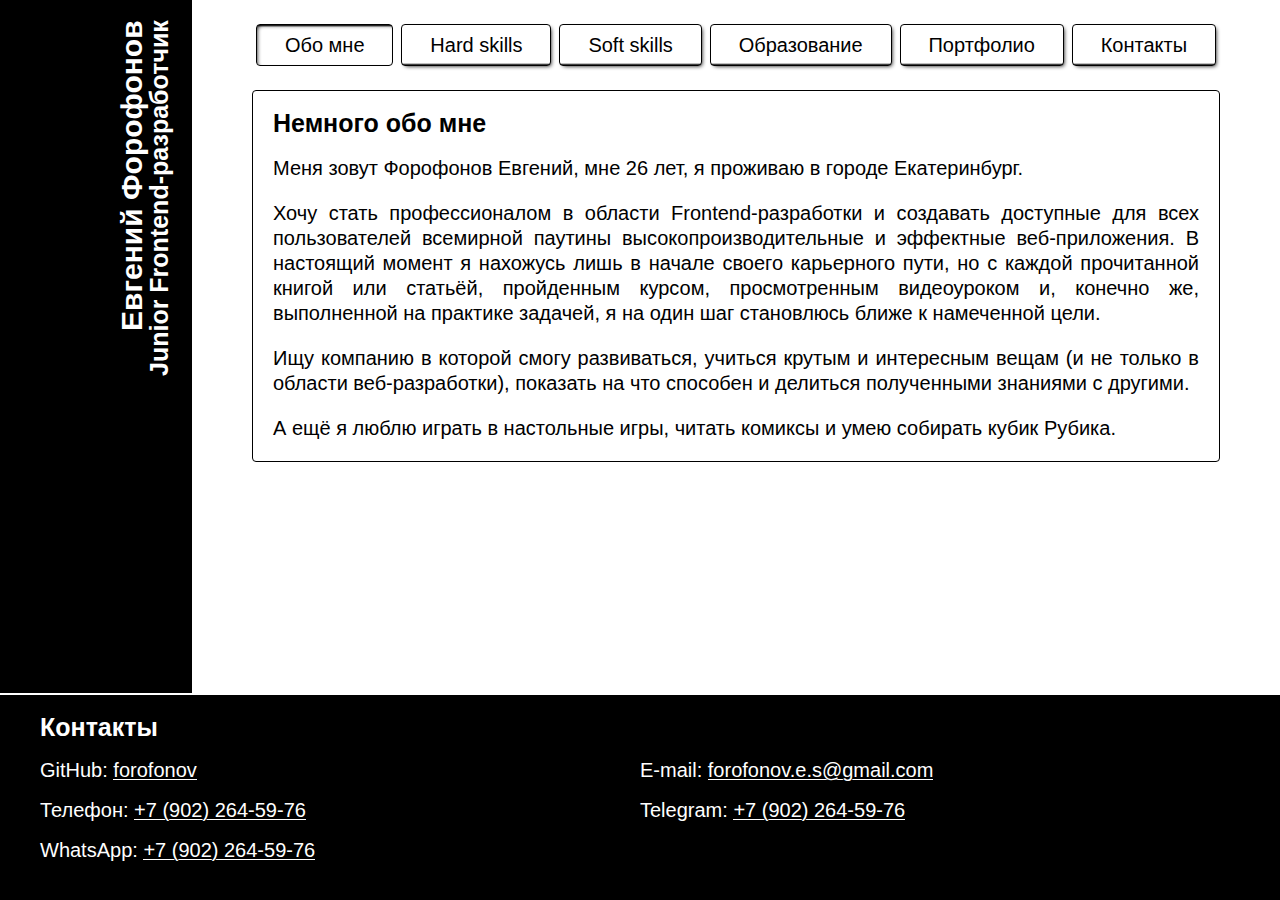
<file: index.html>
<!DOCTYPE html>
<html lang="ru">
<head>
  <meta charset="UTF-8">
  <meta http-equiv="X-UA-Compatible" content="IE=edge">
  <meta name="viewport" content="width=device-width, initial-scale=1.0">
  <title>Forofonov</title>
  <link rel="stylesheet" href="style.css">
  <!-- <link rel="stylesheet" href="styles/general.css"> -->
  <!-- <link rel="stylesheet" href="styles/header.css"> -->
  <!-- <link rel="stylesheet" href="styles/main.css"> -->
  <!-- <link rel="stylesheet" href="styles/navigation.css"> -->
  <!-- <link rel="stylesheet" href="styles/education.css"> -->
  <!-- <link rel="stylesheet" href="styles/footer.css"> -->
</head>
<body>
  
  <div class="grid">
    <header class="header">
        <h1 class="me page-title">
          <span class="my-name">
            <span class="my-firstname">Евгений</span>
            <span class="my-lastname">Форофонов</span>
          </span>
          <span class="my-profession">Junior Frontend-разработчик</span>
        </h1>
        
    </header>

    <main class="main">
      <nav class="navigation">
        <ul class="navigation-list">
          <li class="navigation-item">
            <a href="#about-me" class="navigation-link link tab tab--active">Обо мне</a>
          </li>
          <li class="navigation-item">
            <a href="#hard-skills" class="navigation-link link tab">Hard skills</a>
          </li>
          <li class="navigation-item">
            <a href="#soft-skills" class="navigation-link link tab">Soft skills</a>
          </li>
          <li class="navigation-item">
            <a href="#education" class="navigation-link link tab">Образование</a>
          </li>
          <li class="navigation-item">
            <a href="#portfolio" class="navigation-link link tab">Портфолио</a>
          </li>
          <li class="navigation-item">
            <a href="#contacts" class="navigation-link link tab contacts-tab">Контакты</a>
          </li>
        </ul>
      </nav>

      <section id="about-me" class="tab-section about-me">
        <h2 class="about-me-title title">Немного обо мне</h2>
        <div class="about-me-content">
          <p>Меня зовут Форофонов Евгений, мне 26 лет, я проживаю в городе Екатеринбург.</p>
          <p>
            Хочу стать профессионалом в области Frontend-разработки и создавать доступные для всех пользователей всемирной паутины высокопроизводительные и эффектные веб-приложения. 
            В настоящий момент я нахожусь лишь в начале своего карьерного пути, но с каждой прочитанной книгой или статьёй, пройденным курсом, просмотренным видеоуроком и, конечно же, 
            выполненной на практике задачей, я на один шаг становлюсь ближе к намеченной цели.
          </p>

          <p>Ищу компанию в которой смогу развиваться, учиться крутым и интересным вещам (и не только в области веб-разработки), показать на что способен и делиться полученными знаниями с другими.</p>
          
          <p>А ещё я люблю играть в настольные игры, читать комиксы и умею собирать кубик Рубика.</p>
        </div>
      </section>

      <section id="hard-skills" class="tab-section hard-skills hide">
        <h2 class="hard-skills-title title">Профессиональные навыки, которыми я обладаю:</h2>
        <ul class="hard-skills-list list">
          <li class="hard-skills-item list-item">Семантическая верстка сайтов различной сложности при помощи HTML5 и CSS3;</li>
          <li class="hard-skills-item list-item">Создание гибких и адаптивных сайтов с использованием технологий FlexBox, Grid и медиа-запросов;</li>
          <li class="hard-skills-item list-item">Использование препроцессоров SASS и Pug для повышения эффективности и скорости написания структурированного HTML и CSS кода;</li>
          <li class="hard-skills-item list-item">Написание и реализация базовой логики динамического поведения HTML-элементов веб-страниц при помощи JavaScript (ES5 и 6);</li>
          <li class="hard-skills-item list-item">Настройка и использование менеджера задач Gulp для автоматизации рутинных задач в разработке проекта;</li>
          <li class="hard-skills-item list-item">Использование онлайн-сервиса Figma, графического редактора Adobe Photoshop с целью извлечения из дизайнерского макета необходимых элементов для их использования в разработке;</li>
          <li class="hard-skills-item list-item">Опыт работы с системой управления версиями Git и сервисом для хостинга проектов GitHub;</li>
          <li class="hard-skills-item list-item">Понимание принципов методологии БЭМ;</li>
          <li class="hard-skills-item list-item">Понимание основ UI/UX;</li>
          <li class="hard-skills-item list-item">Опыт ручного тестирования веб-сервисов;</li>
          <li class="hard-skills-item list-item">Опыт удаленной работы.</li>
        </ul>
      </section>

      <section id="soft-skills" class="tab-section soft-skills hide">
        <h2 class="soft-skills-title title">Личностные качества, которыми я обладаю:</h2>
        <ul class="soft-skills-list list">
          <li class="soft-skills-item list-item">Обучаемость - люблю учиться чему-то новому. Самостоятельно ищу необходимую информацию;</li>
          <li class="soft-skills-item list-item">Исполнительность и ответственность - начал дело - доведу его до конца, соблюдая все договоренности;</li>
          <li class="soft-skills-item list-item">Коммуникабельность - не стесняюсь обратиться за советом, готов оказать помощь, неконфликтен;</li>
          <li class="soft-skills-item list-item">Проактивность - несу ответственность за свои действия, не перекладываю её на окружающих и обстоятельства. Признаю свои ошибки и исправляю их;</li>
          <li class="soft-skills-item list-item">Инициативность - могу предложить решение проблемы или способ улучшения готового решения;</li>
          <li class="soft-skills-item list-item">Умение работать в команде - стараюсь вносить свой вклад в общее дело. Заинтересован не только в личностном развитии, но и в развитии команды;</li>
          <li class="soft-skills-item list-item">Аккуратность - люблю структурированность, во всём стараюсь поддерживать порядок;</li>
          <li class="soft-skills-item list-item">Вежливость - знаю и употребляю в речи такие слова как "здравствуйте" и "до свидания", "пожалуйста" и "спасибо".</li>
        </ul>
      </section>

      <section id="education" class="tab-section education hide">
        <h2 class="education-title title">Источники моих знаний:</h2>
        <div class="education-block">
          <h3>Курсы:</h3>
          <ul class="education-list list education-courses">
            <li class="education-item list-item">HTML Academy: интерактивные тренажёры ("Старт" - "Продвинутый уровень");</li>
            <li class="education-item list-item">Sololearn: "HTML", "CSS", "JavaScript", "jQuery";</li>
          </ul>
        </div>
        <div class="education-block">
          <h3>Книги:</h3>
          <ul class="education-list list education-books">
            <li class="education-item list-item">Кит Грант "CSS для профи" </li>
            <li class="education-item list-item">Леа Веру "Секреты CSS. Идеальные решения ежедневных задач"</li>
            <li class="education-item list-item">Итан Маркотт "Отзывчивый веб-дизайн"</li>
            <li class="education-item list-item">Дэвид МакФарланд "JavaScript и jQuery. Исчерпывающее руководство"</li>
            <li class="education-item list-item">Кирупа Чиннатхамби "JavaScript с нуля"</li>
          </ul>
        </div>
        <div class="education-block">
          <h3>Руководства, справочники и прочие ресурсы:</h3>
          <ul class="education-list list education-other">
            <li class="education-item list-item"><a href="https://webref.ru" target="_blank">WebReference</a></li>
            <li class="education-item list-item"><a href="https://www.youtube.com/c/FreelancerLifeStyle" target="_blank">Фрилансер по жизни - IT и фриланс</a></li>
            <li class="education-item list-item"><a href="https://learn.javascript.ru" target="_blank">Современный учебник JavaScript</a></li>
          </ul>
        </div>
        <div class="education-block">
          <h3>Высшее образование:</h3>
          <P>Уральский технический институт связи и информатики (Филиал Сибирского государственного университета телекоммуникаций и информатики), Екатеринбург</P>
          <p>Факультет инфокоммуникаций информатики и управления (ФИИиУ)</p>
          <p>Специальность: Многоканальные телекоммуникационные системы</p>
        </div>
      </section>

      <section id="portfolio" class="tab-section portfolio hide">
        <h2 class="portfolio-title title">Примеры моих работ:</h2>
        <ul class="works-list">
          <li class="work">Landing page: <a href="/Omega/index.html" target="_blank">Рециркуляторы воздуха</a></li>
          <li class="work">Landing page: <a href="/businessCardWebsite/index.html" target="_blank">Визитная карточка web-дизайнера</a></li>
          <li class="work">Тестовое задание: <a href="/66bit/index.html" target="_blank">Тестовое задание 66БИТ</a></li>
          <li class="work">Учебный проект: <a href="/Toxin/index.html" target="_blank">Cайт для поиска номеров в отеле</a> (в процессе разработки)</li>
        </ul>
      </section>
      
    </main>
  
    <footer class="footer">
      <address class="contacts">
        <h2 class="contacts-title">Контакты</h2>
        <span class="github contact">GitHub: <a href="https://github.com/forofonov" target="_blank">forofonov</a></span>
        <span class="email contact">E-mail: <a href="mailto:forofonov.e.s@gmail.com">forofonov.e.s@gmail.com</a></span>
        <span class="phone contact">Телефон: <a href="tel:+79022645976">+7 (902) 264-59-76</a></span>
        <span class="telegram contact">Telegram: <a href="https://t.me/forofonovES">+7 (902) 264-59-76</a></span>
        <span class="whatsapp contact">WhatsApp: <a href="https://wa.me/79022645976">+7 (902) 264-59-76</a></span>
      </address>
    </footer>
  </div>

    <script src="script.js"></script>
</body>
</html>
</file>
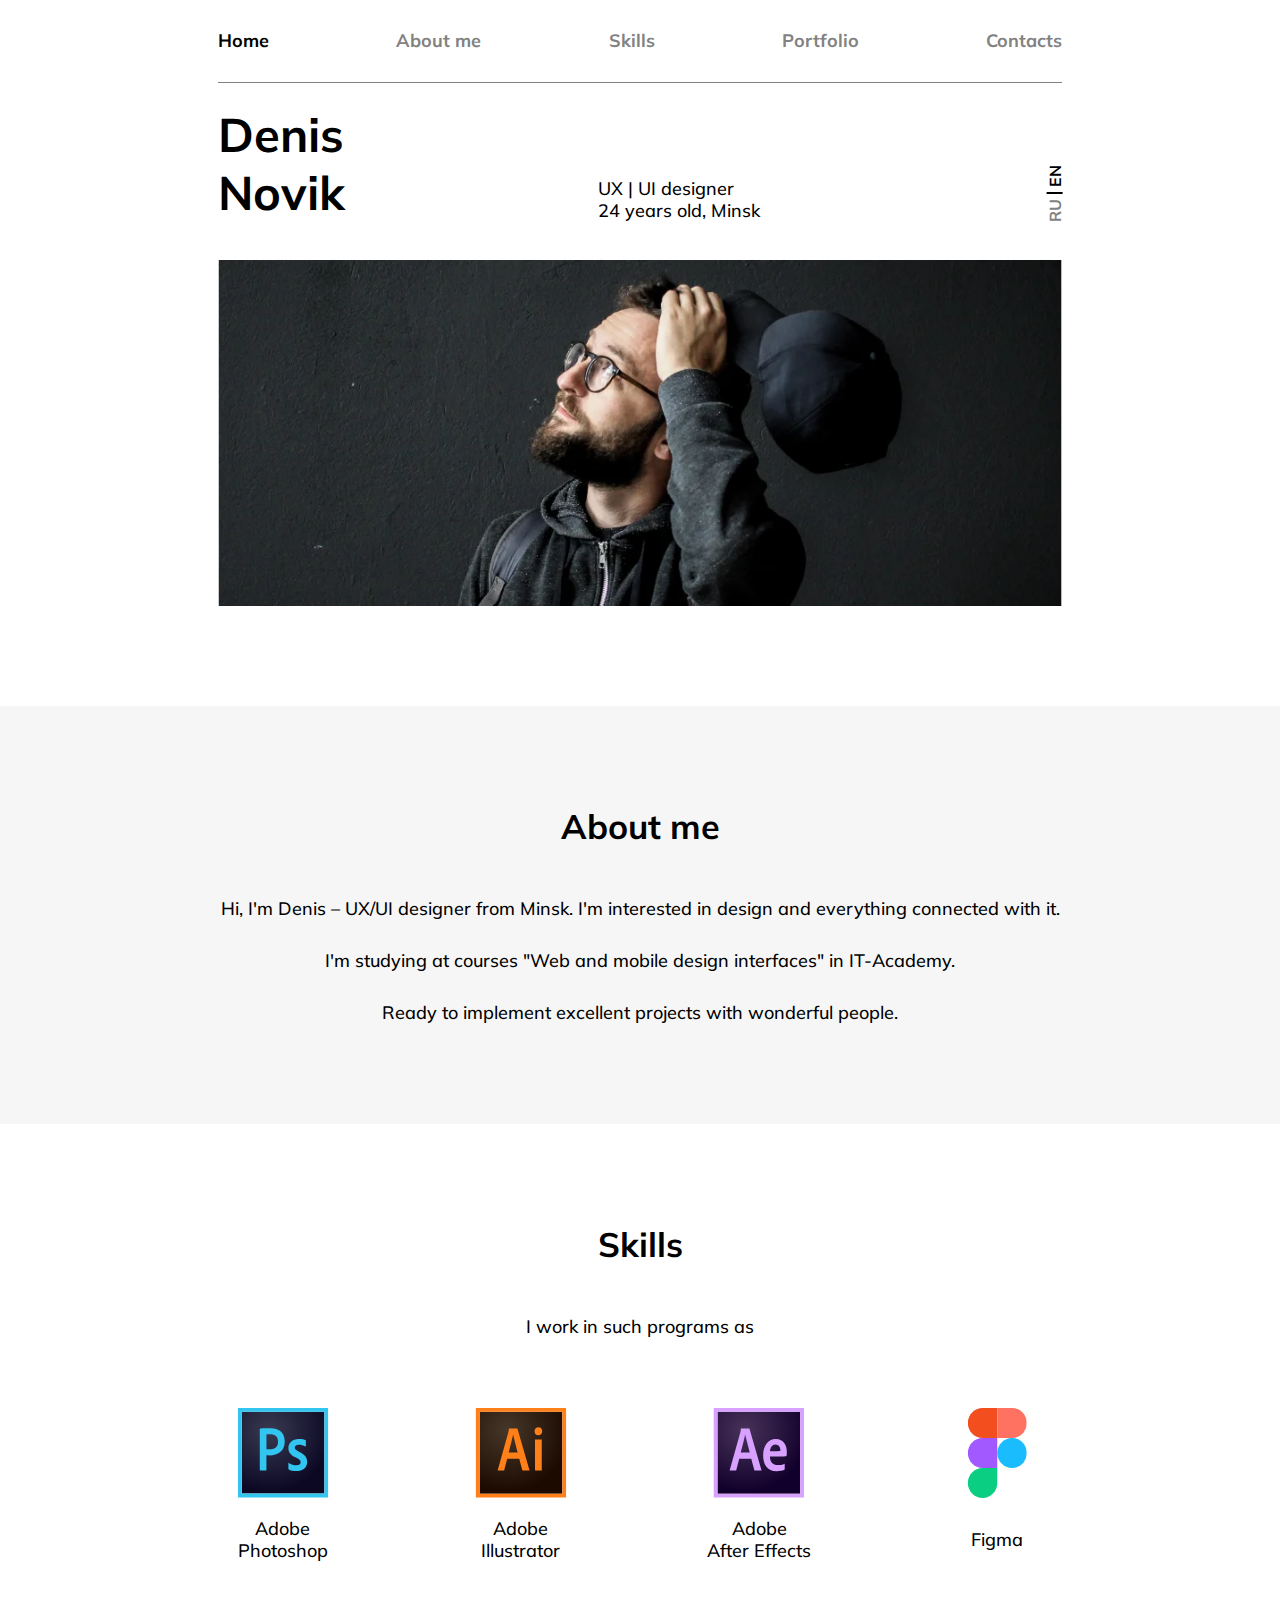
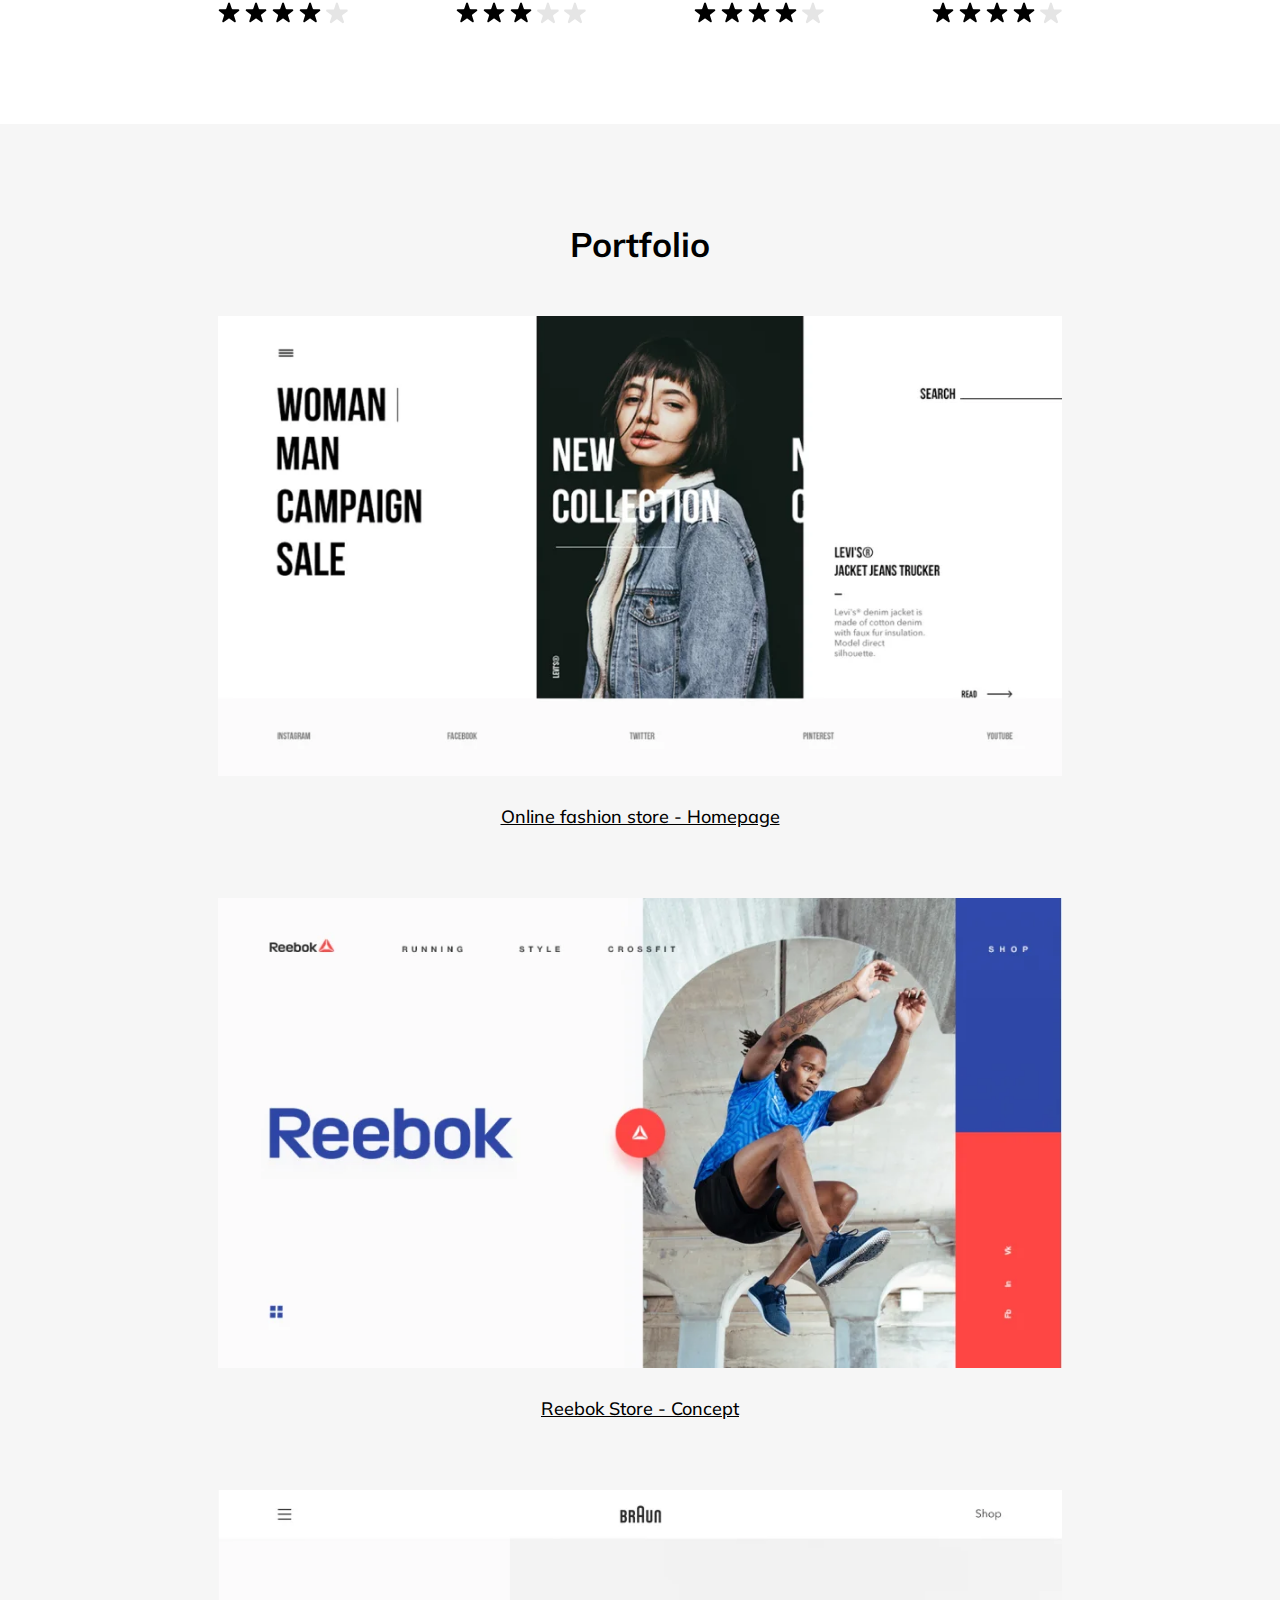
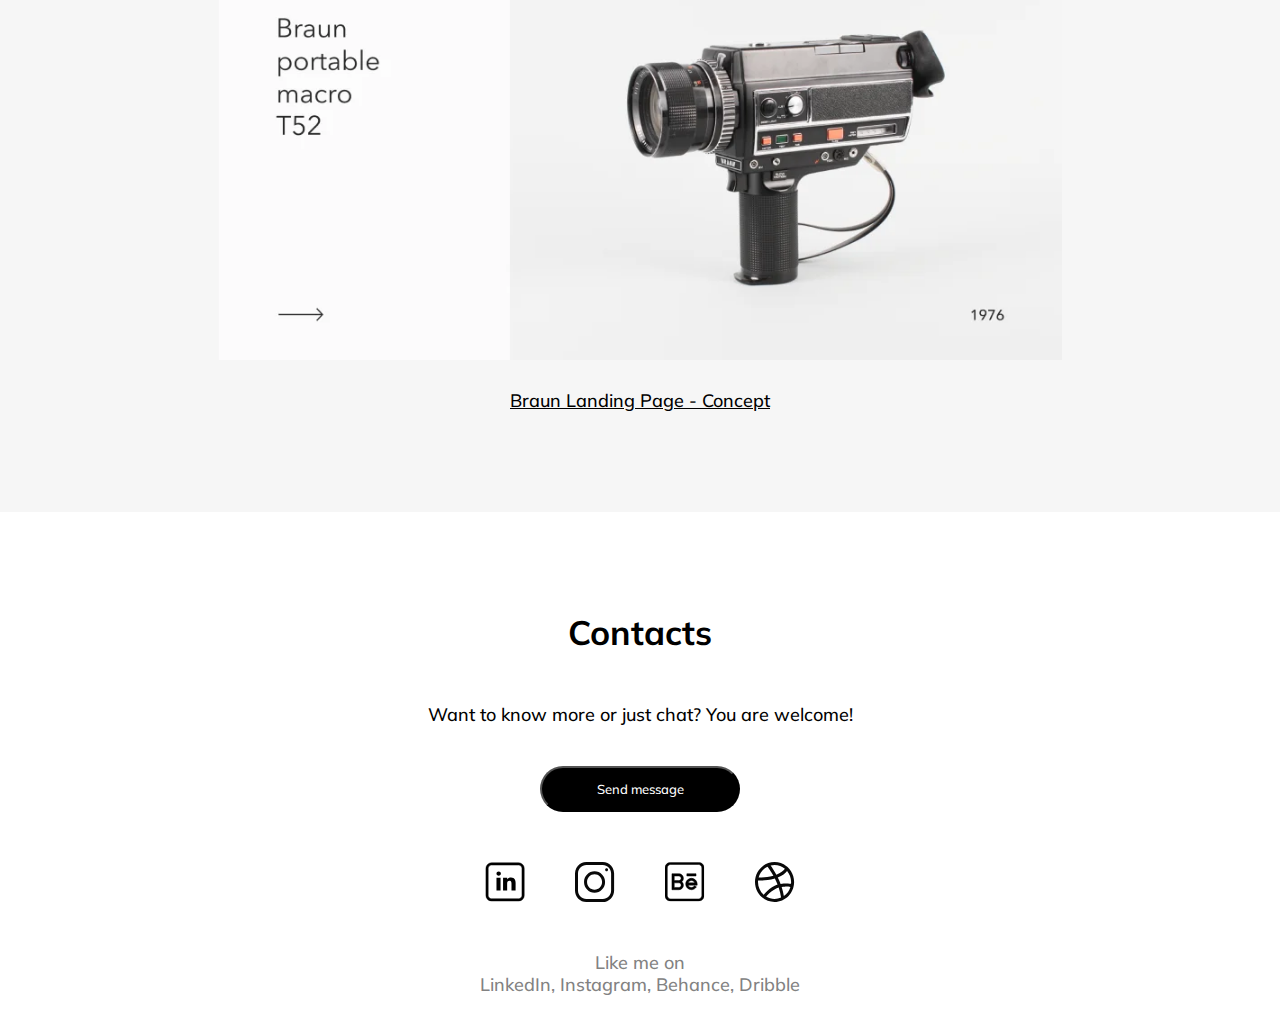
<file: businessCardWebsite/index.html>
<!DOCTYPE html>
<html lang="en">
<head>
  <meta charset="UTF-8">
  <meta http-equiv="X-UA-Compatible" content="IE=edge">
  <meta name="viewport" content="width=device-width, initial-scale=1.0">
  <title>Denis Novik - UX | UI designer</title>
  <link rel="stylesheet" href="./style.min.css">
</head>
<body class="no-script">
  <header id="home" class="header">
    <div class="header-top-wrapper">
      <button class="open-navigation"><img src="./images/svg/Open-menu.svg" width="34" alt="Open navigation"></button>
      <button class="close-navigation"><img src="./images/svg/Сlose-menu.svg" width="24" alt="Close navigation"></button>
      <nav class="navigation">
        <ul class="navigation-menu">
          <li class="navigation-menu-item active-page">
            <a href="#home">Home</a>
          </li>
          <li class="navigation-menu-item">
            <a href="#about-me">About me</a>
          </li>
          <li class="navigation-menu-item">
            <a href="#skills">Skills</a>
          </li>
          <li class="navigation-menu-item">
            <a href="#portfolio">Portfolio</a>
          </li>
          <li class="navigation-menu-item">
            <a href="#contacts">Contacts</a>
          </li>
        </ul>
        <ul class="language-menu">
          <li class="language-menu-item">
            <a href="index-ru.html">RU</a>
          </li>
          <li class="language-menu-item active-page">
            <a href="#">EN</a>
          </li>
        </ul>
      </nav>
      <h1>
        Denis <br>
        Novik
      </h1>
      <p>
        UX | UI designer <br>
        24 years old, Minsk
      </p>
    </div>
    <picture>
      <source srcset="./images/desktop/Denis-Novik--desktop.webp" media="(min-width: 1200px)">
      <source srcset="./images/tablet/Denis-Novik--tablet.webp" media="(min-width: 768px)">
      <img src="./images/mobile/Denis-Novik--mobile.webp" alt="Photo of Denis Novik">
    </picture>
  </header>

  <main class="main">
    <section id="about-me" class="about-me">
      <h2>About me</h2>
      <p>
        Hi, I'm Denis – UX/UI designer from Minsk. 
        I'm interested in design and everything connected with it.
      </p>
      <p>
        I'm studying at courses "Web and mobile design interfaces" 
        in IT-Academy.
      </p>
      <p>
        Ready to implement excellent projects with wonderful people.
      </p>
    </section>

    <section id="skills" class="skills">
      <h2>Skills</h2>
      <p>I work in such programs as</p>
      <ul class="skills-list">
        <li class="skills-item">
          <img src="./images/svg/Photoshop.svg" height="90" alt="Adobe Photoshop icon">
          <p>Adobe <br> Photoshop</p>
          <div class="experience">
            <img src="./images/svg/Star-black.svg" width="22" alt="">
            <img src="./images/svg/Star-black.svg" width="22" alt="">
            <img src="./images/svg/Star-black.svg" width="22" alt="">
            <img src="./images/svg/Star-black.svg" width="22" alt="">
            <img src="./images/svg/Star-gray.svg" width="22" alt="">
          </div>
        </li>
        <li class="skills-item">
          <img src="./images/svg/Illustrator.svg" height="90" alt="Adobe Illustrator icon">
          <p>Adobe <br> Illustrator</p>
          <div class="experience">
            <img src="./images/svg/Star-black.svg" width="22" alt="">
            <img src="./images/svg/Star-black.svg" width="22" alt="">
            <img src="./images/svg/Star-black.svg" width="22" alt="">
            <img src="./images/svg/Star-gray.svg" width="22" alt="">
            <img src="./images/svg/Star-gray.svg" width="22" alt="">
          </div>
        </li>
        <li class="skills-item">
          <img src="./images/svg/After-Effects.svg" height="90" alt="Adobe After Effects icon">
          <p>Adobe <br> After Effects</p>
          <div class="experience">
            <img src="./images/svg/Star-black.svg" width="22" alt="">
            <img src="./images/svg/Star-black.svg" width="22" alt="">
            <img src="./images/svg/Star-black.svg" width="22" alt="">
            <img src="./images/svg/Star-black.svg" width="22" alt="">
            <img src="./images/svg/Star-gray.svg" width="22" alt="">
          </div>
        </li>
        <li class="skills-item">
          <img src="./images/svg/Figma.svg" height="90" alt="Figma icon">
          <p>Figma</p>
          <div class="experience">
            <img src="./images/svg/Star-black.svg" width="22" alt="">
            <img src="./images/svg/Star-black.svg" width="22" alt="">
            <img src="./images/svg/Star-black.svg" width="22" alt="">
            <img src="./images/svg/Star-black.svg" width="22" alt="">
            <img src="./images/svg/Star-gray.svg" width="22" alt="">
          </div>
        </li>
      </ul>
    </section>

    <section id="portfolio" class="portfolio">
      <h2>Portfolio</h2>
      <ul class="works-list">
        <li class="works-item">
          <picture>
            <source srcset="./images/desktop/Work-One--desktop.webp" media="(min-width: 1200px)">
            <source srcset="./images/tablet/Work-One--tablet.webp" media="(min-width: 768px)">
            <img src="./images/mobile/Work-One--mobile.webp" alt="Online fashion store - Homepage">
          </picture>
          <a href="#">Online fashion store - Homepage</a>
        </li>
        <li class="works-item">
          <picture>
            <source srcset="./images/desktop/Work-Two--desktop.webp" media="(min-width: 1200px)">
            <source srcset="./images/tablet/Work-Two--tablet.webp" media="(min-width: 768px)">
            <img src="./images/mobile/Work-Two--mobile.webp" alt="Reebok Store - Concept">
          </picture>
          <a href="#">Reebok Store - Concept</a>
        </li>
        <li class="works-item">
          <picture>
            <source srcset="./images/desktop/Work-Three--desktop.webp" media="(min-width: 1200px)">
            <source srcset="./images/tablet/Work-Three--tablet.webp" media="(min-width: 768px)">
            <img src="./images/mobile/Work-Three--mobile.webp" alt="Braun Landing Page - Concept">
          </picture>
          <a href="#">Braun Landing Page - Concept</a>
        </li>
      </ul>
    </section>
  </main>

  <footer class="footer">
    <section id="contacts" class="contacts">
      <h2>Contacts</h2>
      <p>Want to know more or just chat? You are welcome!</p>
      <button>Send message</button>
      <ul class="social-list">
        <li class="social-item">
          <a href="https://ru.linkedin.com" target="_blank">
            <img src="./images/svg/LinkedIn.svg" width="40" alt="LinkedIn icon">
          </a>
        </li>
        <li class="social-item">
          <a href="https://www.instagram.com" target="_blank">
            <img src="./images/svg/Instagram.svg" width="40" alt="Instagram icon">
          </a>
        </li>
        <li class="social-item">
          <a href="https://www.behance.net" target="_blank">
            <img src="./images/svg/Behance.svg" width="40" alt="Behance icon">
          </a>
        </li>
        <li class="social-item">
          <a href="https://dribbble.com" target="_blank">
            <img src="./images/svg/Dribble.svg" width="40" alt="Dribble icon">
          </a>
        </li>
      </ul>
      <p>Like me on <br> LinkedIn, Instagram, Behance, Dribble</p>
    </section>
  </footer>

  <script src="./scripts/burger-menu.js"></script>
  <script src="./script.min.js"></script>
</body>
</html>
</file>
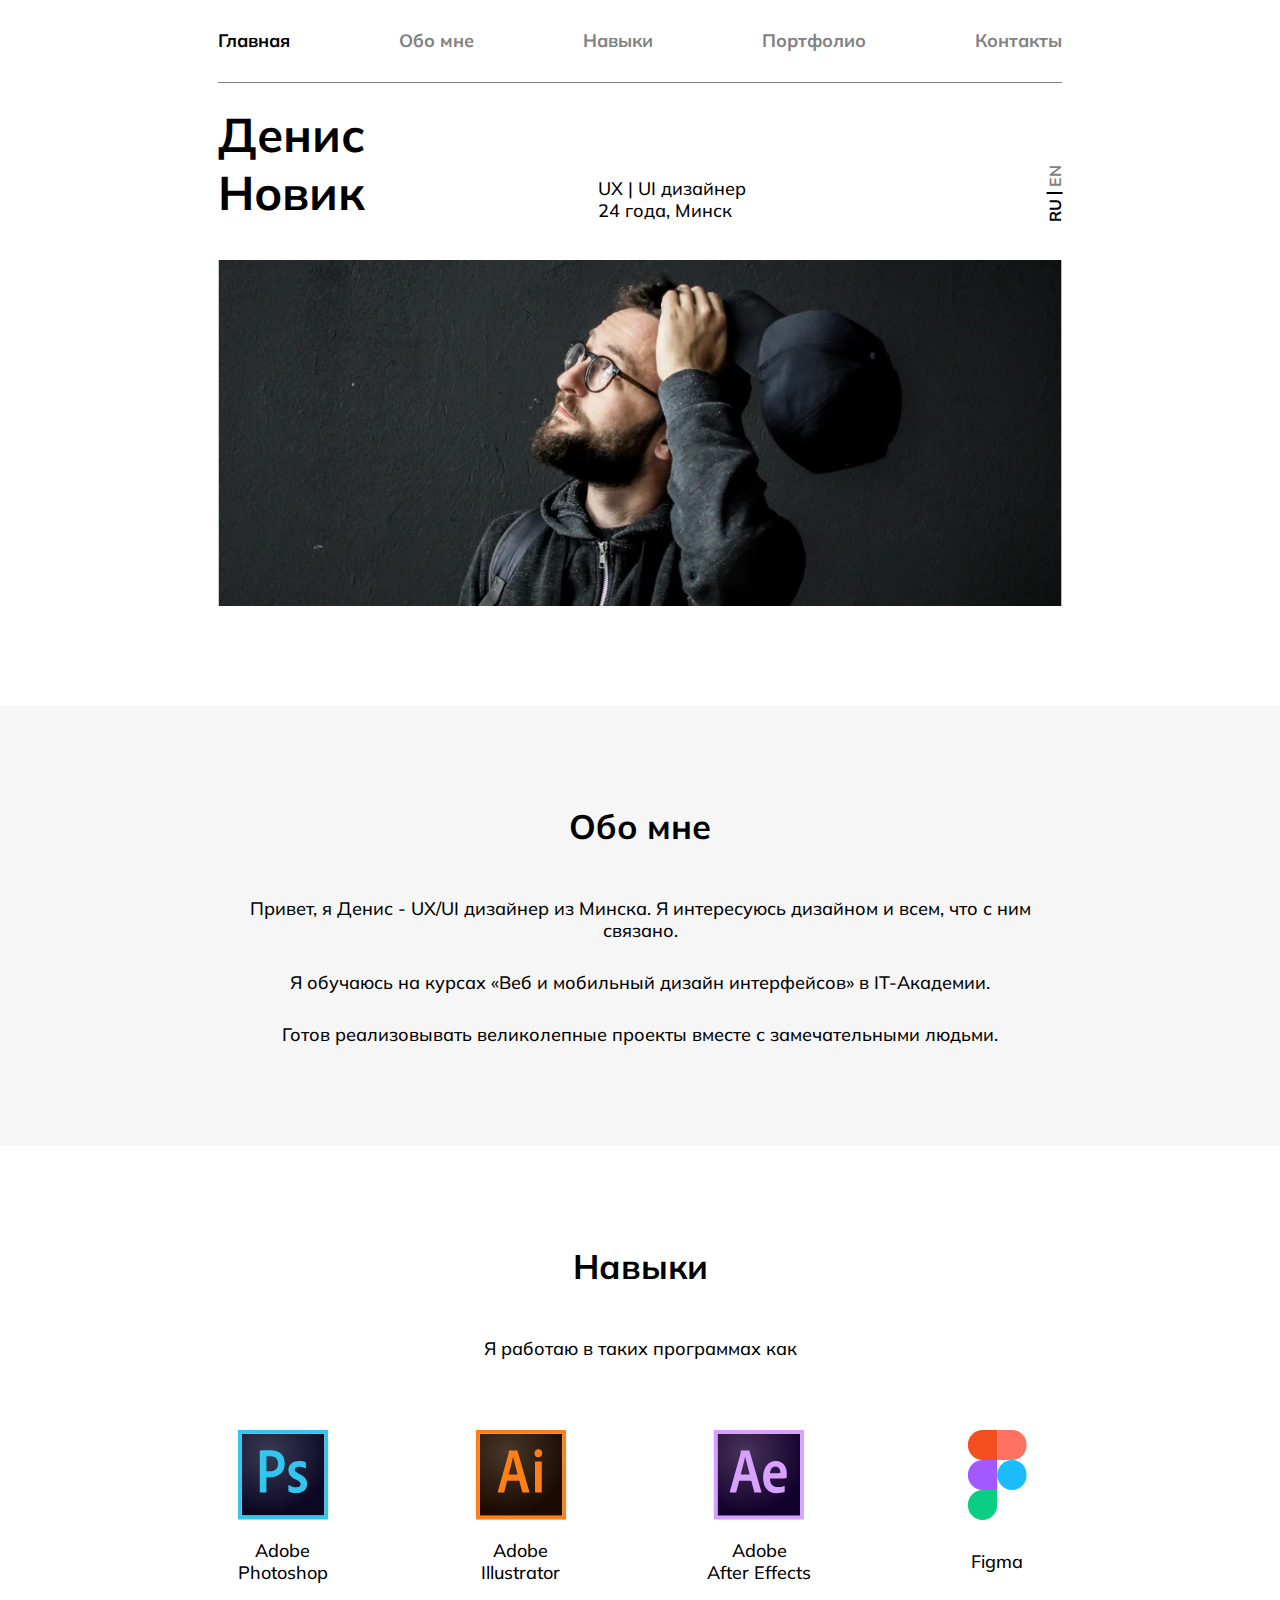
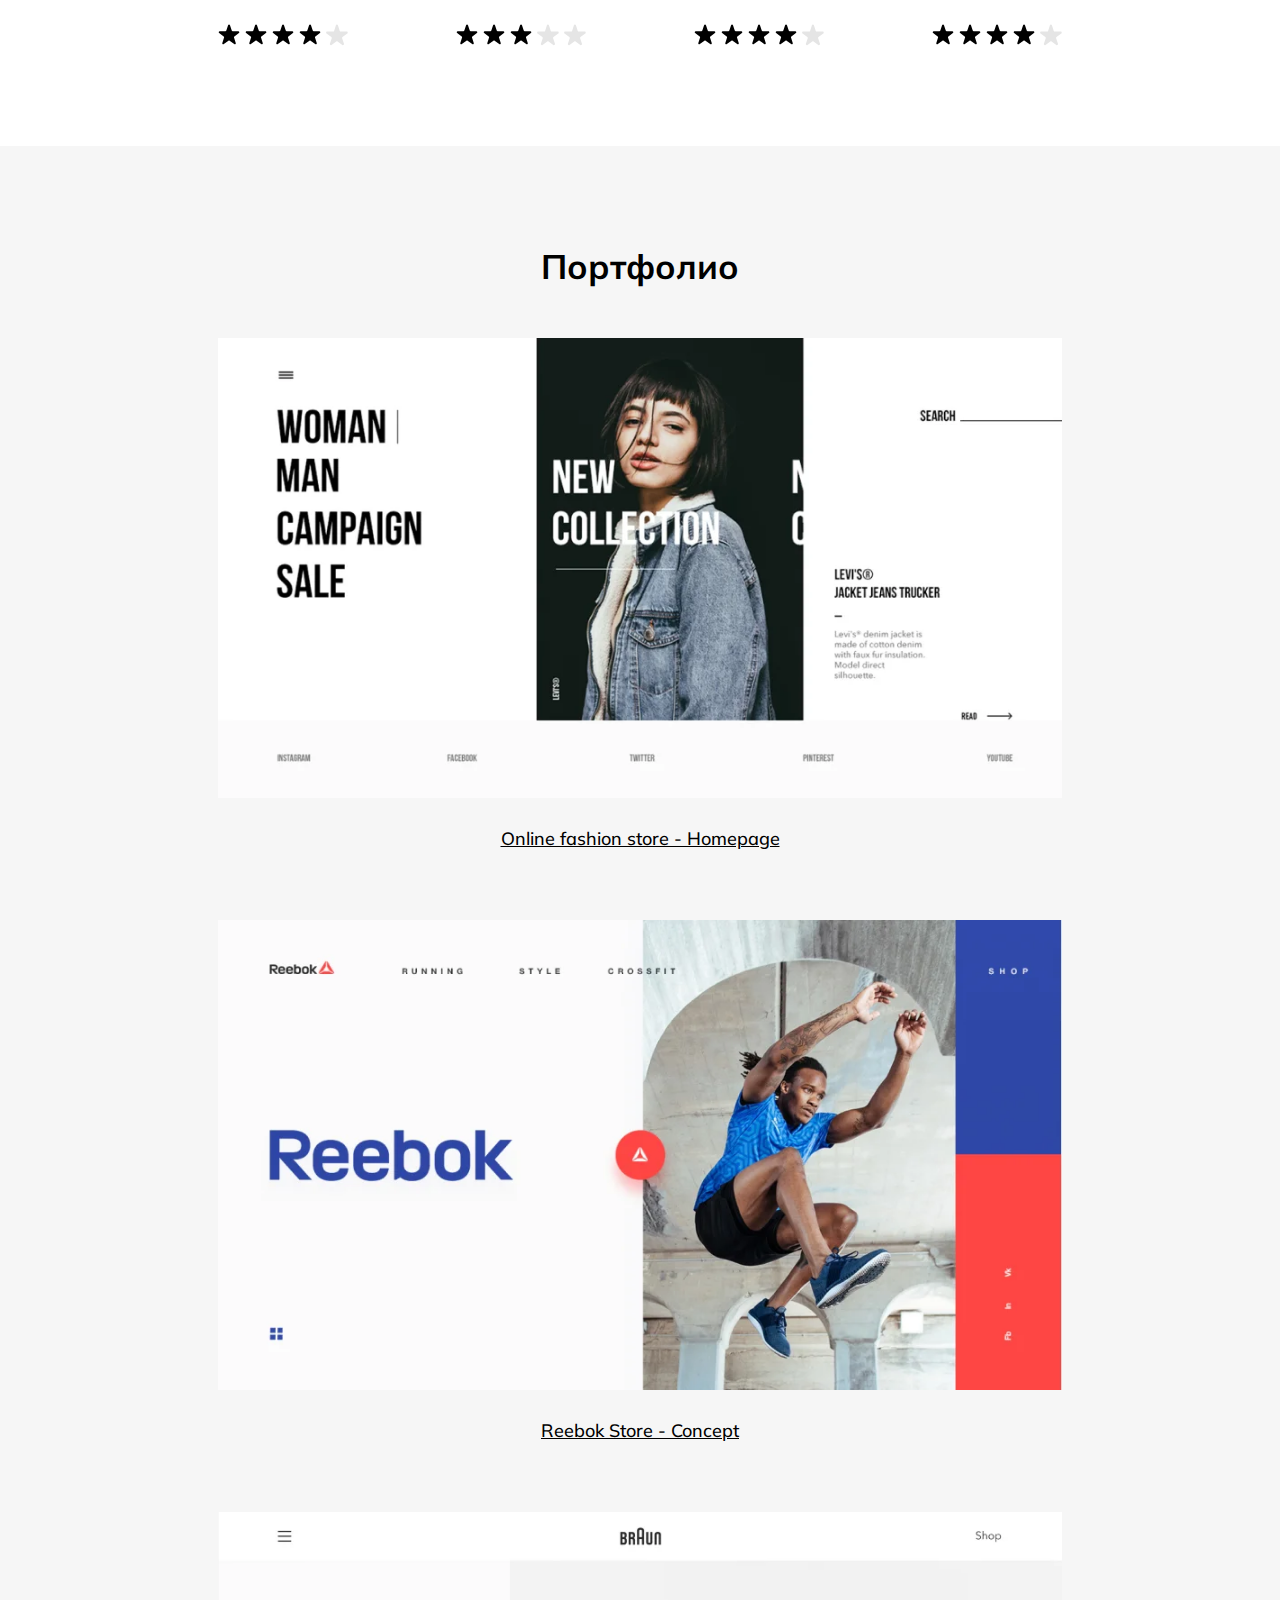
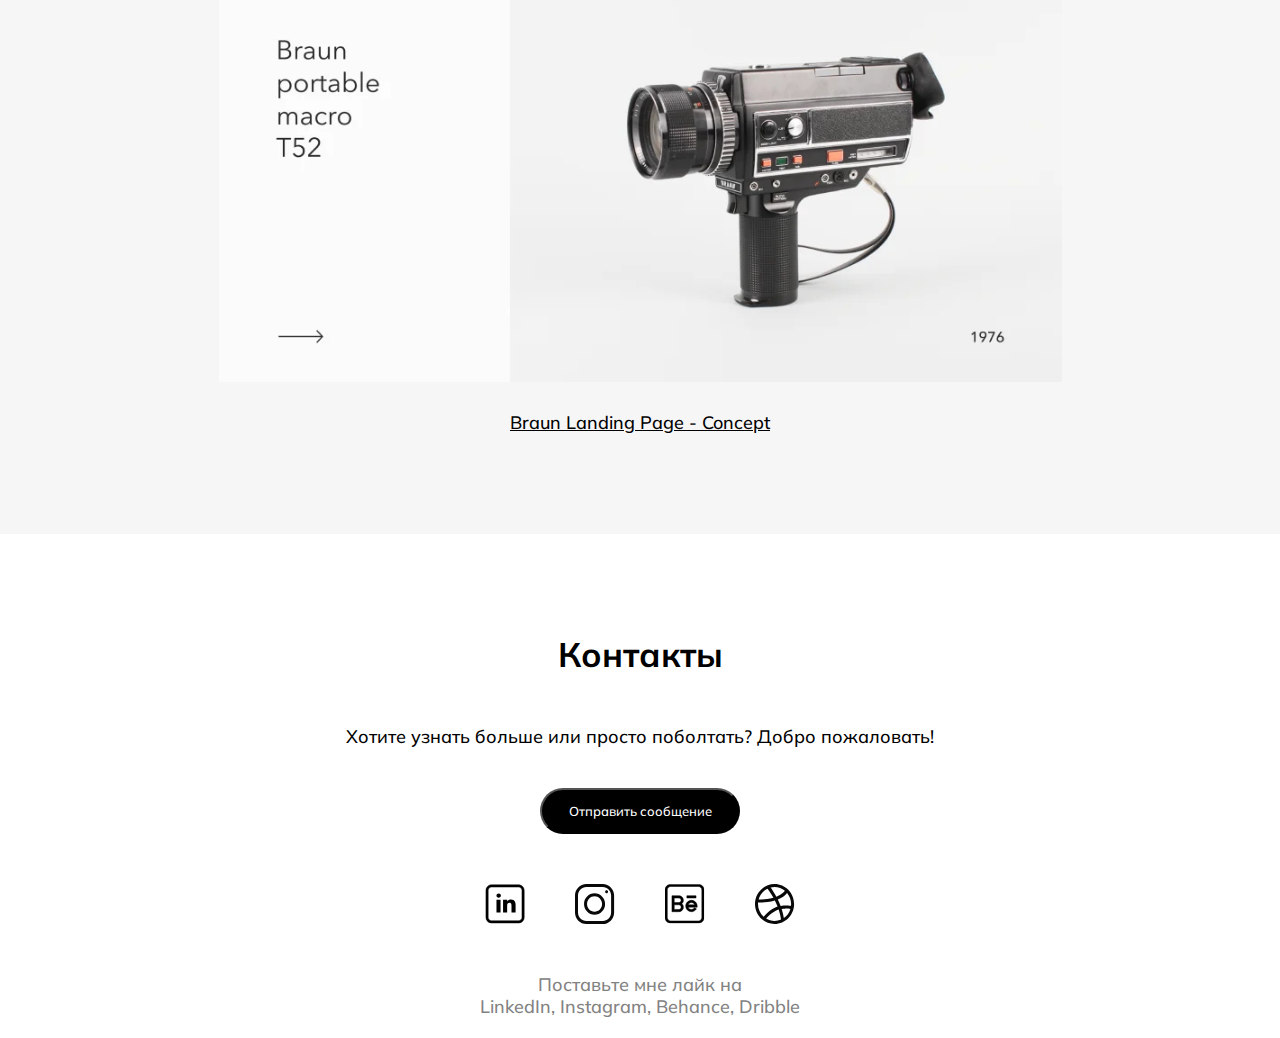
<file: businessCardWebsite/index-ru.html>
<!DOCTYPE html>
<html lang="ru">
<head>
  <meta charset="UTF-8">
  <meta http-equiv="X-UA-Compatible" content="IE=edge">
  <meta name="viewport" content="width=device-width, initial-scale=1.0">
  <title>Денис Новик - UX | UI дизайнер</title>
  <link rel="stylesheet" href="./style.min.css">
</head>
<body class="no-script">
  <header id="home" class="header">
    <div class="header-top-wrapper">
      <button class="open-navigation"><img src="./images/svg/Open-menu.svg" width="34" alt="Open navigation"></button>
      <button class="close-navigation"><img src="./images/svg/Сlose-menu.svg" width="24" alt="Close navigation"></button>
      <nav class="navigation">
        <ul class="navigation-menu">
          <li class="navigation-menu-item active-page">
            <a href="#home">Главная</a>
          </li>
          <li class="navigation-menu-item">
            <a href="#about-me">Обо мне</a>
          </li>
          <li class="navigation-menu-item">
            <a href="#skills">Навыки</a>
          </li>
          <li class="navigation-menu-item">
            <a href="#portfolio">Портфолио</a>
          </li>
          <li class="navigation-menu-item">
            <a href="#contacts">Контакты</a>
          </li>
        </ul>
        <ul class="language-menu">
          <li class="language-menu-item  active-page">
            <a href="#">RU</a>
          </li>
          <li class="language-menu-item">
            <a href="index.html">EN</a>
          </li>
        </ul>
      </nav>
      <h1>
        Денис <br>
        Новик
      </h1>
      <p>
        UX | UI дизайнер <br>
        24 года, Минск
      </p>
    </div>
    <picture>
      <source srcset="./images/desktop/Denis-Novik--desktop.webp" media="(min-width: 1200px)">
      <source srcset="./images/tablet/Denis-Novik--tablet.webp" media="(min-width: 768px)">
      <img src="./images/mobile/Denis-Novik--mobile.webp" alt="Photo of Denis Novik">
    </picture>
  </header>

  <main class="main">
    <section id="about-me" class="about-me">
      <h2>Обо мне</h2>
      <p>
        Привет, я Денис - UX/UI дизайнер из Минска.
        Я интересуюсь дизайном и всем, что с ним связано.
      </p>
      <p>
        Я обучаюсь на курсах «Веб и мобильный дизайн интерфейсов» 
        в IT-Академии.
      </p>
      <p>
        Готов реализовывать великолепные проекты вместе с замечательными людьми.
      </p>
    </section>

    <section id="skills" class="skills">
      <h2>Навыки</h2>
      <p>Я работаю в таких программах как</p>
      <ul class="skills-list">
        <li class="skills-item">
          <img src="./images/svg/Photoshop.svg" height="90" alt="Adobe Photoshop icon">
          <p>Adobe <br> Photoshop</p>
          <div class="experience">
            <img src="./images/svg/Star-black.svg" width="22" alt="">
            <img src="./images/svg/Star-black.svg" width="22" alt="">
            <img src="./images/svg/Star-black.svg" width="22" alt="">
            <img src="./images/svg/Star-black.svg" width="22" alt="">
            <img src="./images/svg/Star-gray.svg" width="22" alt="">
          </div>
        </li>
        <li class="skills-item">
          <img src="./images/svg/Illustrator.svg" height="90" alt="Adobe Illustrator icon">
          <p>Adobe <br> Illustrator</p>
          <div class="experience">
            <img src="./images/svg/Star-black.svg" width="22" alt="">
            <img src="./images/svg/Star-black.svg" width="22" alt="">
            <img src="./images/svg/Star-black.svg" width="22" alt="">
            <img src="./images/svg/Star-gray.svg" width="22" alt="">
            <img src="./images/svg/Star-gray.svg" width="22" alt="">
          </div>
        </li>
        <li class="skills-item">
          <img src="./images/svg/After-Effects.svg" height="90" alt="Adobe After Effects icon">
          <p>Adobe <br> After Effects</p>
          <div class="experience">
            <img src="./images/svg/Star-black.svg" width="22" alt="">
            <img src="./images/svg/Star-black.svg" width="22" alt="">
            <img src="./images/svg/Star-black.svg" width="22" alt="">
            <img src="./images/svg/Star-black.svg" width="22" alt="">
            <img src="./images/svg/Star-gray.svg" width="22" alt="">
          </div>
        </li>
        <li class="skills-item">
          <img src="./images/svg/Figma.svg" height="90" alt="Figma icon">
          <p>Figma</p>
          <div class="experience">
            <img src="./images/svg/Star-black.svg" width="22" alt="">
            <img src="./images/svg/Star-black.svg" width="22" alt="">
            <img src="./images/svg/Star-black.svg" width="22" alt="">
            <img src="./images/svg/Star-black.svg" width="22" alt="">
            <img src="./images/svg/Star-gray.svg" width="22" alt="">
          </div>
        </li>
      </ul>
    </section>

    <section id="portfolio" class="portfolio">
      <h2>Портфолио</h2>
      <ul class="works-list">
        <li class="works-item">
          <picture>
            <source srcset="./images/desktop/Work-One--desktop.webp" media="(min-width: 1200px)">
            <source srcset="./images/tablet/Work-One--tablet.webp" media="(min-width: 768px)">
            <img src="./images/mobile/Work-One--mobile.webp" alt="Online fashion store - Homepage">
          </picture>
          <a href="#">Online fashion store - Homepage</a>
        </li>
        <li class="works-item">
          <picture>
            <source srcset="./images/desktop/Work-Two--desktop.webp" media="(min-width: 1200px)">
            <source srcset="./images/tablet/Work-Two--tablet.webp" media="(min-width: 768px)">
            <img src="./images/mobile/Work-Two--mobile.webp" alt="Reebok Store - Concept">
          </picture>
          <a href="#">Reebok Store - Concept</a>
        </li>
        <li class="works-item">
          <picture>
            <source srcset="./images/desktop/Work-Three--desktop.webp" media="(min-width: 1200px)">
            <source srcset="./images/tablet/Work-Three--tablet.webp" media="(min-width: 768px)">
            <img src="./images/mobile/Work-Three--mobile.webp" alt="Braun Landing Page - Concept">
          </picture>
          <a href="#">Braun Landing Page - Concept</a>
        </li>
      </ul>
    </section>
  </main>

  <footer class="footer">
    <section id="contacts" class="contacts">
      <h2>Контакты</h2>
      <p>Хотите узнать больше или просто поболтать? Добро пожаловать!</p>
      <button>Отправить сообщение</button>
      <ul class="social-list">
        <li class="social-item">
          <a href="https://ru.linkedin.com" target="_blank">
            <img src="./images/svg/LinkedIn.svg" width="40" alt="LinkedIn icon">
          </a>
        </li>
        <li class="social-item">
          <a href="https://www.instagram.com" target="_blank">
            <img src="./images/svg/Instagram.svg" width="40" alt="Instagram icon">
          </a>
        </li>
        <li class="social-item">
          <a href="https://www.behance.net" target="_blank">
            <img src="./images/svg/Behance.svg" width="40" alt="Behance icon">
          </a>
        </li>
        <li class="social-item">
          <a href="https://dribbble.com" target="_blank">
            <img src="./images/svg/Dribble.svg" width="40" alt="Dribble icon">
          </a>
        </li>
      </ul>
      <p>Поставьте мне лайк на <br> LinkedIn, Instagram, Behance, Dribble</p>
    </section>
  </footer>

  <script src="./scripts/burger-menu.js"></script>
  <script src="./script.min.js"></script>
</body>
</html>
</file>
<file: style.css>
* {
  margin: 0;
  padding: 0;
  box-sizing: border-box;
}

:root {
  --main-color-one: rgb(0, 0, 0);
  --main-color-two: rgb(255, 255, 255);
  font-family: "Helvetica Neue", Helvetica, Arial, sans-serif;
  font-size: 14px;
  line-height: 1;
  color: var(--main-color-one);
  background-color: var(--main-color-two);
  height: 100%;
}

@media (min-width: 376px) {
  :root {
    font-size: 16px;
  }
}

@media (min-width: 769px) {
  :root {
    font-size: 18px;
  }
}

@media (min-width: 1025px) {
  :root {
    font-size: 20px;
  }
}

@media (min-width: 1441px) {
  :root {
    font-size: 22px;
  }
}

body {
  font-size: 1rem;
  height: 100%;
}

h1 {
  font-size: 1.5rem;
}

h2 {
  font-size: 1.25rem;
  margin-bottom: 1rem;
}

h3 {
  font-size: 1rem;
  text-transform: uppercase;
  margin-bottom: 0.5rem;
}

ul {
  padding-left: 1rem;
}

li {
  text-align: justify;
}

li + li {
  margin-top: 1rem;
}

a {
  text-decoration: none;
  color: inherit;
}

a:not(.navigation-link) {
  background: linear-gradient(var(--main-color-one), var(--main-color-one)) no-repeat;
  background-size: 100% 1px;
  background-position: 0 1em;
  text-shadow: .05em 0 var(--main-color-two), -.05em 0 var(--main-color-two);
}

p {
  line-height: 1.25;
  text-align: justify;
}

p + p {
  margin-top: 1rem;
}

section {
  border: 1px solid var(--main-color-one);
  border-radius: .2rem;
  padding: 1rem;
  background-color: var(--main-color-two);
}

.grid {
  display: grid;
  height: 100%;
  grid-template-rows: auto 1fr auto;
}

@media (min-width: 769px) {
  .grid {
    grid-template-columns: minmax(10%, 15%) auto;
    grid-template-rows: auto 1fr auto;
  }
}

.hide {
  position: absolute;
  top: 0;
  left: 0;
  bottom: 0;
  right: 0;
  visibility: hidden;
}

.header {
  background-color: var(--main-color-one);
  color: var(--main-color-two);
  padding: 1em;
}

@media (min-width: 769px) {
  .header {
    grid-column: 1 / 2;
    grid-row: 1 / 3;
    writing-mode: vertical-lr;
    direction: ltr;
    transform: rotate(-180deg);
    z-index: 10;
  }
}

.me {
  display: flex;
  flex-direction: column;
  justify-content: center;
  align-items: flex-end;
}

@media (min-width: 769px) {
  .me {
    flex-direction: column-reverse;
  }
}

.my-profession {
  font-size: 1.25rem;
}

.main {
  max-width: 100vw;
  position: relative;
  padding: 1rem;
}

@media (min-width: 769px) {
  .main {
    grid-column: 2 / 3;
    grid-row: 1 / 2;
    padding: 1rem 2rem;
  }
}

@media (min-width: 1025px) {
  .main {
    padding: 1rem 3rem;
  }
}

@media (min-width: 1441px) {
  .main {
    padding: 1rem 4rem;
  }
}

.navigation {
  transition: all .2s;
  position: sticky;
  top: 0;
  padding-bottom: 1rem;
  background-color: var(--main-color-two);
  background: linear-gradient(var(--main-color-two) 75%, transparent);
}

.navigation-list {
  padding: 0;
  display: flex;
  flex-wrap: wrap;
}

.navigation-item {
  flex: 1 1 auto;
  display: flex;
  align-items: center;
  justify-content: center;
  margin: 0;
  padding: .2rem;
}

.navigation-link {
  flex: 1 1 auto;
  display: flex;
  align-items: center;
  justify-content: center;
  color: var(--main-color-one);
  padding: .5em;
  background: var(--main-color-two) linear-gradient(var(--main-color-two) 95%, var(--main-color-one));
  border: 1px solid var(--main-color-one);
  border-radius: .2rem;
  box-shadow: 2px 2px 4px -2px var(--main-color-one);
}

.tab--active {
  background: var(--main-color-two) linear-gradient(var(--main-color-one), var(--main-color-two) 5%);
  box-shadow: inset 2px 2px 4px -2px var(--main-color-one);
}

.education-block + .education-block {
  margin-top: 1rem;
}

/* === mobile === */
.footer {
  background-color: var(--main-color-one);
  color: var(--main-color-two);
  padding: 1em 2em;
  border-top: 2px solid var(--main-color-two);
}

@media (min-width: 769px) {
  .footer {
    grid-column: 1 / 3;
    grid-row: 3 / 4;
    z-index: 20;
  }
}

@media (min-width: 1441px) {
  .footer {
    padding: 2rem;
  }
}

@media (min-width: 1601px) {
  .footer {
    padding: 3rem;
  }
}

.footer--active {
  position: fixed;
  bottom: 0;
  left: 0;
  right: 0;
  display: flex;
  flex-direction: column;
  justify-content: center;
  align-items: center;
  background-color: inherit;
  color: inherit;
}

@media (min-width: 769px) {
  .footer--active {
    grid-row: 2 / 3;
    position: initial;
    z-index: 5;
  }
}

.contacts {
  display: flex;
  flex-direction: row;
  flex-wrap: wrap;
  font-style: normal;
}

@media (min-width: 1601px) {
  .contacts {
    justify-content: space-between;
  }
}

.footer--active .contacts {
  flex: 0 0 50%;
  flex-direction: column;
  justify-content: space-evenly;
}

.contacts-title,
.contact {
  width: 100%;
}

.footer--active .contact {
  width: 100%;
}

@media (min-width: 544px) {
  .contact {
    width: 50%;
  }
}

@media (min-width: 1441px) {
  .contact {
    width: 30%;
  }
}

@media (min-width: 1601px) {
  .contact {
    width: auto;
  }
}

.contact + .contact {
  margin-top: 1rem;
}

@media (min-width: 544px) {
  .contact {
    margin-bottom: 1rem;
  }
  .contact + .contact {
    margin-top: 0;
  }
}

.footer a:not(.navigation-link) {
  background: linear-gradient(var(--main-color-two), var(--main-color-two)) no-repeat;
  background-size: 100% 1px;
  background-position: 0 1em;
  text-shadow: .05em 0 var(--main-color-one), -.05em 0 var(--main-color-one);
}

.footer--active a:not(.navigation-link) {
  background: linear-gradient(var(--main-color-one), var(--main-color-one)) no-repeat;
  background-size: 100% 1px;
  background-position: 0 1em;
  text-shadow: .05em 0 var(--main-color-two), -.05em 0 var(--main-color-two);
}
</file>
<file: styles/general.css>
* {
  margin: 0;
  padding: 0;
  box-sizing: border-box;
}

:root {
  --main-color-one: rgb(0, 0, 0);
  --main-color-two: rgb(255, 255, 255);
  font-family: "Helvetica Neue", Helvetica, Arial, sans-serif;
  font-size: 14px;
  line-height: 1;
  color: var(--main-color-one);
  background-color: var(--main-color-two);
  height: 100%;
}

@media (min-width: 376px) {
  :root {
    font-size: 16px;
  }
}

@media (min-width: 769px) {
  :root {
    font-size: 18px;
  }
}

@media (min-width: 1025px) {
  :root {
    font-size: 20px;
  }
}

@media (min-width: 1441px) {
  :root {
    font-size: 22px;
  }
}

body {
  font-size: 1rem;
  height: 100%;
}

h1 {
  font-size: 1.5rem;
}

h2 {
  font-size: 1.25rem;
  margin-bottom: 1rem;
}

h3 {
  font-size: 1rem;
  text-transform: uppercase;
  margin-bottom: 0.5rem;
}

ul {
  padding-left: 1rem;
}

li {
  text-align: justify;
}

li + li {
  margin-top: 1rem;
}

a {
  text-decoration: none;
  color: inherit;
}

a:not(.navigation-link) {
  background: linear-gradient(var(--main-color-one), var(--main-color-one)) no-repeat;
  background-size: 100% 1px;
  background-position: 0 1em;
  text-shadow: .05em 0 var(--main-color-two), -.05em 0 var(--main-color-two);
}

p {
  line-height: 1.25;
  text-indent: .5rem;
  text-align: justify;
}

p + p {
  margin-top: .2rem;
}

section {
  border: 1px solid var(--main-color-one);
  border-radius: .2rem;
  padding: 1rem;
  background-color: var(--main-color-two);
}

/* ===================== */
.grid {
  display: grid;
  height: 100%;
  grid-template-rows: auto 1fr auto;
}

@media (min-width: 769px) {
  .grid {
    grid-template-columns: minmax(10%, 15%) auto;
    grid-template-rows: auto 1fr auto;
  }
}

.hide {
  position: absolute;
  top: 0;
  left: 0;
  bottom: 0;
  right: 0;
  visibility: hidden;
}
</file>
<file: styles/header.css>
/* === mobile === */
.header {
  background-color: var(--main-color-one);
  color: var(--main-color-two);
  padding: 1em;
}

@media (min-width: 769px) {
  .header {
    grid-column: 1 / 2;
    grid-row: 1 / 3;
    writing-mode: vertical-lr;
    direction: ltr;
    transform: rotate(-180deg);
    z-index: 10;
  }
}

.me {
  display: flex;
  flex-direction: column;
  justify-content: center;
  align-items: flex-end;
}

@media (min-width: 769px) {
  .me {
    flex-direction: column-reverse;
  }
}

.my-profession {
  font-size: 1.25rem;
}
</file>
<file: styles/main.css>
.main {
  max-width: 100vw;
  position: relative;
  padding: 1rem;
}

@media (min-width: 769px) {
  .main {
    grid-column: 2 / 3;
    grid-row: 1 / 2;
    padding: 1rem 2rem;
  }
}

@media (min-width: 1025px) {
  .main {
    padding: 1rem 3rem;
  }
}

@media (min-width: 1441px) {
  .main {
    padding: 1rem 4rem;
  }
}
</file>
<file: styles/navigation.css>
.navigation {
  transition: all .2s;
  position: sticky;
  top: 0;
  padding-bottom: 1rem;
  background-color: var(--main-color-two);
  background: linear-gradient(var(--main-color-two) 75%, transparent);
}

.navigation-list {
  padding: 0;
  display: flex;
  flex-wrap: wrap;
}

.navigation-item {
  flex: 1 1 auto;
  display: flex;
  align-items: center;
  justify-content: center;
  margin: 0;
  padding: .2rem;
}

.navigation-link {
  flex: 1 1 auto;
  display: flex;
  align-items: center;
  justify-content: center;
  color: var(--main-color-one);
  padding: .5em;
  background: var(--main-color-two) linear-gradient(var(--main-color-two) 95%, var(--main-color-one));
  border: 1px solid var(--main-color-one);
  border-radius: .2rem;
  box-shadow: 2px 2px 4px -2px var(--main-color-one);
}

.tab--active {
  background: var(--main-color-two) linear-gradient(var(--main-color-one), var(--main-color-two) 5%);
  box-shadow: inset 2px 2px 4px -2px var(--main-color-one);
}
</file>
<file: styles/education.css>
.education-block + .education-block {
  margin-top: 1rem;
}
</file>
<file: styles/footer.css>
/* === mobile === */
.footer {
  background-color: var(--main-color-one);
  color: var(--main-color-two);
  padding: 1em 2em;
  border-top: 2px solid var(--main-color-two);
}

@media (min-width: 769px) {
  .footer {
    grid-column: 1 / 3;
    grid-row: 3 / 4;
    z-index: 20;
  }
}

@media (min-width: 1441px) {
  .footer {
    padding: 2rem;
  }
}

@media (min-width: 1601px) {
  .footer {
    padding: 3rem;
  }
}

.footer--active {
  position: fixed;
  bottom: 0;
  left: 0;
  right: 0;
  display: flex;
  flex-direction: column;
  justify-content: center;
  align-items: center;
  background-color: inherit;
  color: inherit;
}

@media (min-width: 769px) {
  .footer--active {
    grid-row: 2 / 3;
    position: initial;
    z-index: 5;
  }
}

.contacts {
  display: flex;
  flex-direction: row;
  flex-wrap: wrap;
  font-style: normal;
}

@media (min-width: 1601px) {
  .contacts {
    justify-content: space-between;
  }
}

.footer--active .contacts {
  flex: 0 0 50%;
  flex-direction: column;
  justify-content: space-evenly;
}

.contacts-title,
.contact {
  width: 100%;
}

.footer--active .contact {
  width: 100%;
}

@media (min-width: 544px) {
  .contact {
    width: 50%;
  }
}

@media (min-width: 1441px) {
  .contact {
    width: 30%;
  }
}

@media (min-width: 1601px) {
  .contact {
    width: auto;
  }
}

.contact + .contact {
  margin-top: 1rem;
}

@media (min-width: 544px) {
  .contact {
    margin-bottom: 1rem;
  }
  .contact + .contact {
    margin-top: 0;
  }
}

.footer a:not(.navigation-link) {
  background: linear-gradient(var(--main-color-two), var(--main-color-two)) no-repeat;
  background-size: 100% 1px;
  background-position: 0 1em;
  text-shadow: .05em 0 var(--main-color-one), -.05em 0 var(--main-color-one);
}

.footer--active a:not(.navigation-link) {
  background: linear-gradient(var(--main-color-one), var(--main-color-one)) no-repeat;
  background-size: 100% 1px;
  background-position: 0 1em;
  text-shadow: .05em 0 var(--main-color-two), -.05em 0 var(--main-color-two);
}
</file>
<file: businessCardWebsite/style.min.css>
@font-face{font-family:Mulish;font-display:swap;src:url(fonts/Mulish-Bold.woff) format("woff"),url(fonts/Mulish-Bold.woff2) format("woff2");font-weight:700;font-style:normal}@font-face{font-family:Mulish;font-display:swap;src:url(fonts/Mulish-Medium.woff) format("woff"),url(fonts/Mulish-Medium.woff2) format("woff2");font-weight:500;font-style:normal}*{margin:0;padding:0;-webkit-box-sizing:border-box;box-sizing:border-box}:root{font-family:Mulish,Arial,sans-serif;font-size:18px;line-height:1.222222}body,html{min-width:320px}body{font-family:inherit;font-size:1rem;background-color:#fff;color:#000;display:grid;grid-template-columns:auto;-webkit-box-align:start;-ms-flex-align:start;align-items:start;text-align:center}button,input,textarea{font-family:inherit}a,a:visited{color:inherit}button{cursor:pointer}ul{list-style:none}img{vertical-align:top}h1{font-size:47px;line-height:58px;text-align:left}h2{font-size:34px;line-height:42px;margin-bottom:50px;text-align:center}p{text-align:center}picture{display:block}picture img{display:block;width:100%}.hide{display:none}.footer,.header,.main>*{padding:80px 3.125%}.header{min-width:300px;padding-top:10px}.header-top-wrapper{position:relative}.header-top-wrapper h1+p{margin-top:23px;-moz-text-align-last:left;text-align-last:left}.header-top-wrapper+picture{margin-top:37px}.no-script .navigation{position:initial;height:auto;display:block;opacity:1;z-index:1}.no-script .close-navigation,.no-script .open-navigation{display:none}.no-script .navigation-menu-item+.navigation-menu-item{margin-top:10px}.no-script .language-menu{-webkit-box-pack:end;-ms-flex-pack:end;justify-content:end;margin-top:10px}.navigation{-webkit-transition:all .7s;-o-transition:all .7s;transition:all .7s;position:fixed;top:0;left:0;bottom:0;right:0;background-color:transparent;height:100vh;display:-webkit-box;display:-ms-flexbox;display:flex;-webkit-box-orient:vertical;-webkit-box-direction:normal;-ms-flex-direction:column;flex-direction:column;-webkit-box-pack:justify;-ms-flex-pack:justify;justify-content:space-between;z-index:-1;padding:40px 26px;font-size:1.8888888889rem;opacity:0}.navigation.navigation-open{display:-webkit-box;display:-ms-flexbox;display:flex;background-color:#fff;z-index:1;opacity:1}.navigation a{font-weight:700;text-decoration:none;color:#828282}.navigation .active-page a{color:inherit}.close-navigation,.open-navigation{position:fixed;right:1rem;display:-webkit-box;display:-ms-flexbox;display:flex;-webkit-box-align:center;-ms-flex-align:center;align-items:center;-webkit-box-pack:center;-ms-flex-pack:center;justify-content:center;width:32px;height:32px;background:0 0;border:none}.close-navigation{display:none}.close-navigation.show{display:-webkit-box;display:-ms-flexbox;display:flex;z-index:10}.navigation-menu{margin-bottom:auto}.navigation-menu-item+.navigation-menu-item{margin-top:1em}.language-menu{display:-webkit-box;display:-ms-flexbox;display:flex;margin-left:auto}.language-menu-item+.language-menu-item{margin-left:.3em;border-left:5px solid #000;padding-left:.3em}.about-me{background-color:#f6f6f6}.about-me p+p{margin-top:30px}.skills-list{margin-top:70px;display:-webkit-box;display:-ms-flexbox;display:flex;-ms-flex-wrap:wrap;flex-wrap:wrap;-webkit-box-align:stretch;-ms-flex-align:stretch;align-items:stretch}.skills-item{-webkit-box-flex:0;-ms-flex:0 0 100%;flex:0 0 100%;display:-webkit-box;display:-ms-flexbox;display:flex;-webkit-box-orient:vertical;-webkit-box-direction:normal;-ms-flex-direction:column;flex-direction:column;-webkit-box-pack:justify;-ms-flex-pack:justify;justify-content:space-between}.skills-item+.skills-item{margin-top:50px}.skills-item p{margin-top:20px}.skills-item div{margin:0 auto;margin-top:40px}.portfolio{background-color:#f6f6f6}.works-item+.works-item{margin-top:70px}.works-item picture+a{display:inline-block;margin-top:30px}.contacts p+button{margin-top:40px;background-color:#000;color:#fff;border-radius:50px;max-width:400px;width:100%;line-height:42px}.social-list{display:-webkit-box;display:-ms-flexbox;display:flex;-ms-flex-wrap:wrap;flex-wrap:wrap;-webkit-box-align:center;-ms-flex-align:center;align-items:center;-webkit-box-pack:center;-ms-flex-pack:center;justify-content:center;margin-top:50px}.social-list+p{color:#828282;margin-top:50px}.social-item+.social-item{margin-left:50px}footer.footer{padding-bottom:20px}@media (min-width:1200px){picture{-webkit-box-flex:0;-ms-flex:0 0 100%;flex:0 0 100%}.footer,.header,.main>*{padding:100px 17%}.header{padding-top:30px}.header-top-wrapper{display:-webkit-box;display:-ms-flexbox;display:flex;-ms-flex-wrap:wrap;flex-wrap:wrap;-webkit-box-align:start;-ms-flex-align:start;align-items:start;-webkit-box-pack:start;-ms-flex-pack:start;justify-content:start}.header-top-wrapper nav+h1{margin-top:23px;-webkit-box-flex:0;-ms-flex:0 0 45%;flex:0 0 45%}.header-top-wrapper h1+p{-ms-flex-item-align:end;align-self:end}.navigation{position:initial;height:auto;padding:0;display:-webkit-box;display:-ms-flexbox;display:flex;z-index:1;opacity:1;-webkit-box-orient:horizontal;-webkit-box-direction:normal;-ms-flex-direction:row;flex-direction:row;-webkit-box-flex:0;-ms-flex:0 0 100%;flex:0 0 100%;padding-bottom:30px;border-bottom:1px solid #828282}.close-navigation,.open-navigation{display:none}.navigation-menu{-webkit-box-flex:1;-ms-flex:1 1 auto;flex:1 1 auto;display:-webkit-box;display:-ms-flexbox;display:flex;-webkit-box-pack:justify;-ms-flex-pack:justify;justify-content:space-between;margin-bottom:0;font-size:1rem}.navigation-menu-item+.navigation-menu-item{margin-top:0;margin-left:1rem}.language-menu{position:absolute;bottom:0;right:0;font-size:16px;line-height:1;-webkit-transform:translateX(100%) rotate(-90deg);-ms-transform:translateX(100%) rotate(-90deg);transform:translateX(100%) rotate(-90deg);-webkit-transform-origin:left bottom;-ms-transform-origin:left bottom;transform-origin:left bottom}.language-menu-item+.language-menu-item{border-left-width:2px}.skills-item{-webkit-box-flex:0;-ms-flex:0 0 auto;flex:0 0 auto}.skills-item+.skills-item{margin-top:0;margin-left:auto}.contacts p+button{max-width:200px}}
</file>
